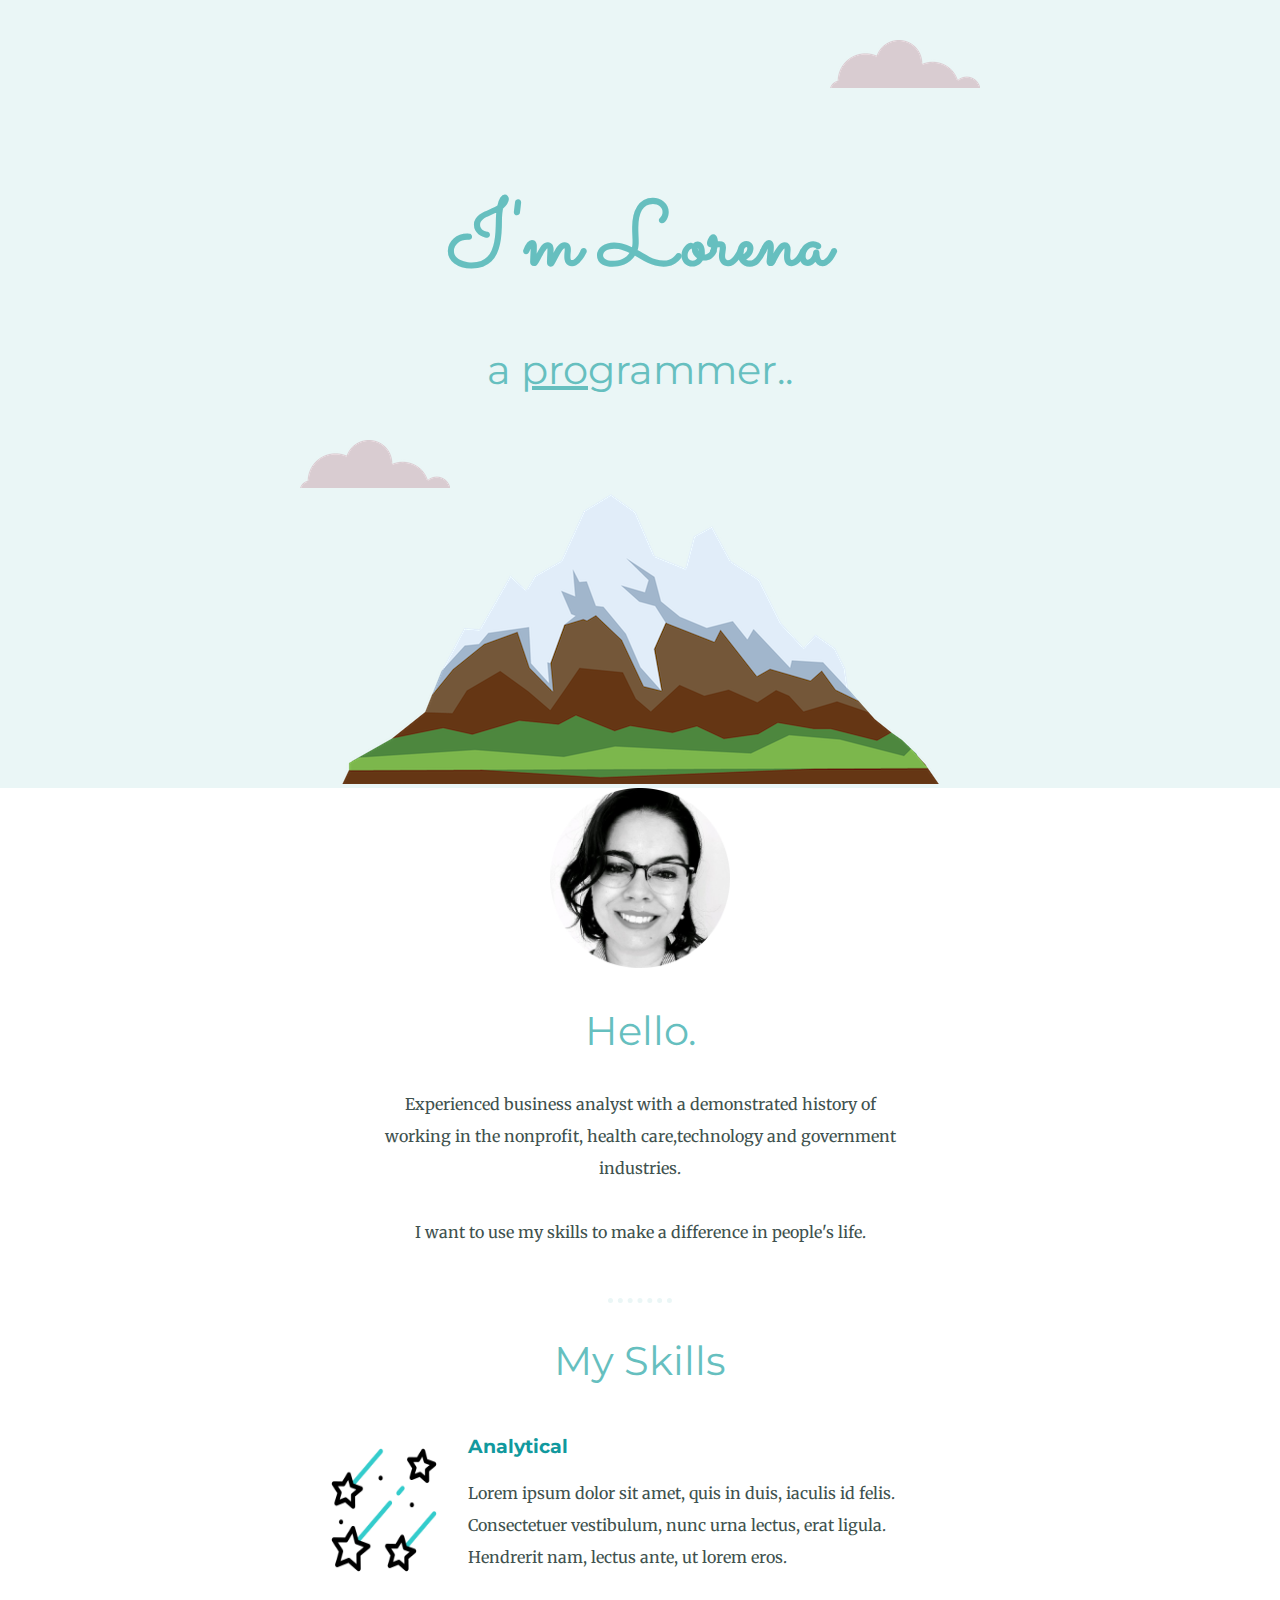
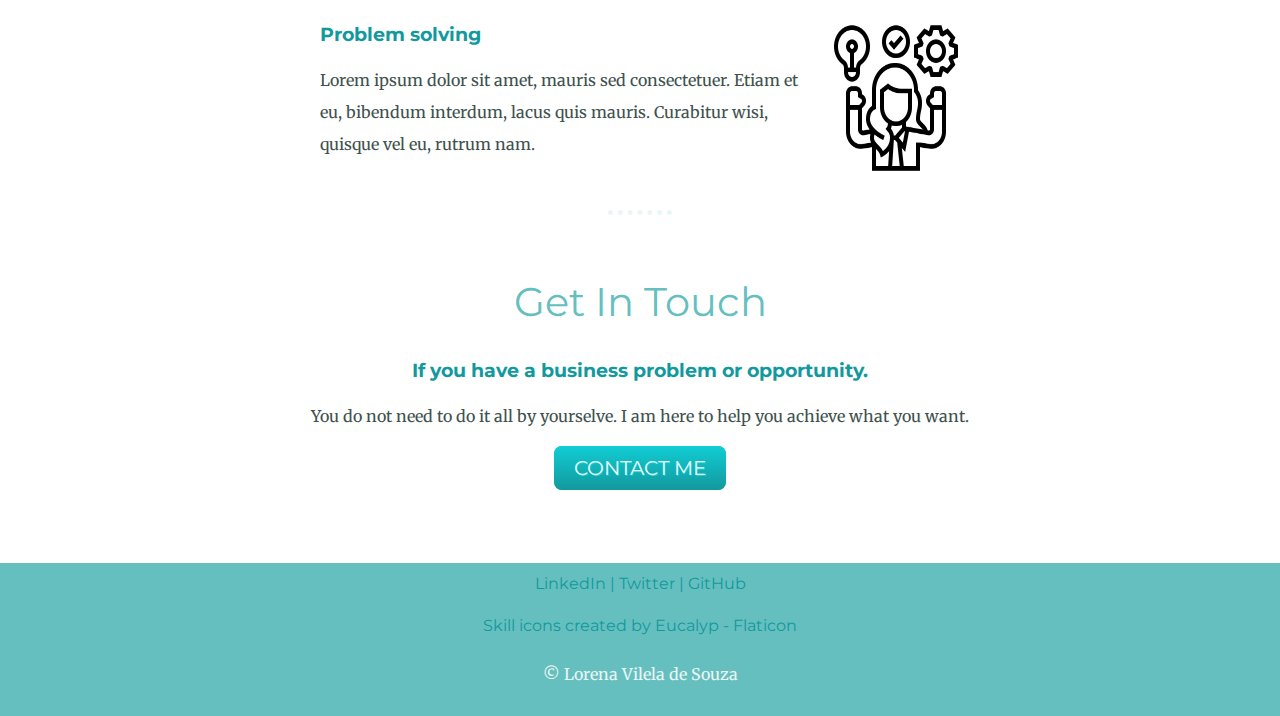
<file: CSS - My Site/index.html>
<!DOCTYPE html>
<html lang="en">

<head>
  <meta charset="UTF-8">
  <meta http-equiv="X-UA-Compatible" content="IE=edge">
  <meta name="viewport" content="width=device-width, initial-scale=1.0">
  <title>Lorena Vilela de Souza</title>
  <link rel="preconnect" href="https://fonts.googleapis.com">
  <link rel="preconnect" href="https://fonts.gstatic.com" crossorigin>
  <link href="https://fonts.googleapis.com/css2?family=Merriweather&family=Montserrat&family=Sacramento&display=swap"
    rel="stylesheet">
  <link rel="stylesheet" href="css/styles.css">
  <link rel="icon" href="img/favicon.ico?v=2">

</head>

<body>
  <div class="top-container">
    <img class="top-cloud" src="img/cloud.png" alt="cloud-image">
    <h1>I'm Lorena</h1>
    <h2>a <span class="pro">pro</span>grammer..</h2>
    <img class="bottom-cloud" src="img/cloud.png" alt="cloud-image">
    <img src="img/mountain.png" alt="cloud-image">
  </div>

  <div class="middle-container">
    <div class="profile">
      <img src="img/LO_photo-modified.png" alt="Lorena-profile-picture" width="180" height="180">
      <h2>Hello.</h2>
      <p class="intro">Experienced business analyst with a demonstrated history of working in the nonprofit,
        health care,technology
        and government industries.
        <br><br> I want to use my skills to make a difference in people's life.
      </p>
    </div>

    <hr>
    <div class="skills">
      <h2>My Skills</h2>
      <div class="skill-row">
        <img class="analytical-img" src="img/meteor-rain.gif" alt="analytical-image" width="150" height="150">
        <h3>Analytical</h3>
        <p>Lorem ipsum dolor sit amet, quis in duis, iaculis id felis. Consectetuer vestibulum, nunc urna lectus, erat
          ligula. Hendrerit nam, lectus ante, ut lorem eros.</p>
      </div>
      <div class="skill-row">
        <img class="problem-img" src="img/competence.png" alt="problem-solving-image" width="150" height="150">
        <h3>Problem solving</h3>
        <p>Lorem ipsum dolor sit amet, mauris sed consectetuer. Etiam et eu, bibendum interdum, lacus quis mauris.
          Curabitur wisi, quisque vel eu, rutrum nam.</p>
      </div>
    </div>
    <hr>
    <div class="contact-me">
      <h2>Get In Touch</h2>
      <h3>If you have a business problem or opportunity.</h3>
      <p>You do not need to do it all by yourselve. I am here to help you achieve what you want.</p>
      <p><a class="btn" href="mailto:name@email.com">CONTACT ME</a></p>
    </div>
  </div>


  <div class="bottom-container">
    <a class="footer-link"
      href="https://www.linkedin.com/public-profile/settings?trk=d_flagship3_profile_self_view_public_profile">LinkedIn</a>
    <a class="footer-link" href="https://twitter.com/lorenavilela"> | Twitter</a>
    <a class="footer-link" href="https://github.com/lorenavilela"> | GitHub</a>
    <p>
      <a href="https://www.flaticon.com/free-icons/skill" title="skill icons">Skill icons created by Eucalyp
        -
        Flaticon</a>
    </p>
    <p class="copyright">© Lorena Vilela de Souza</p>

  </div>

</body>

</html>
</file>
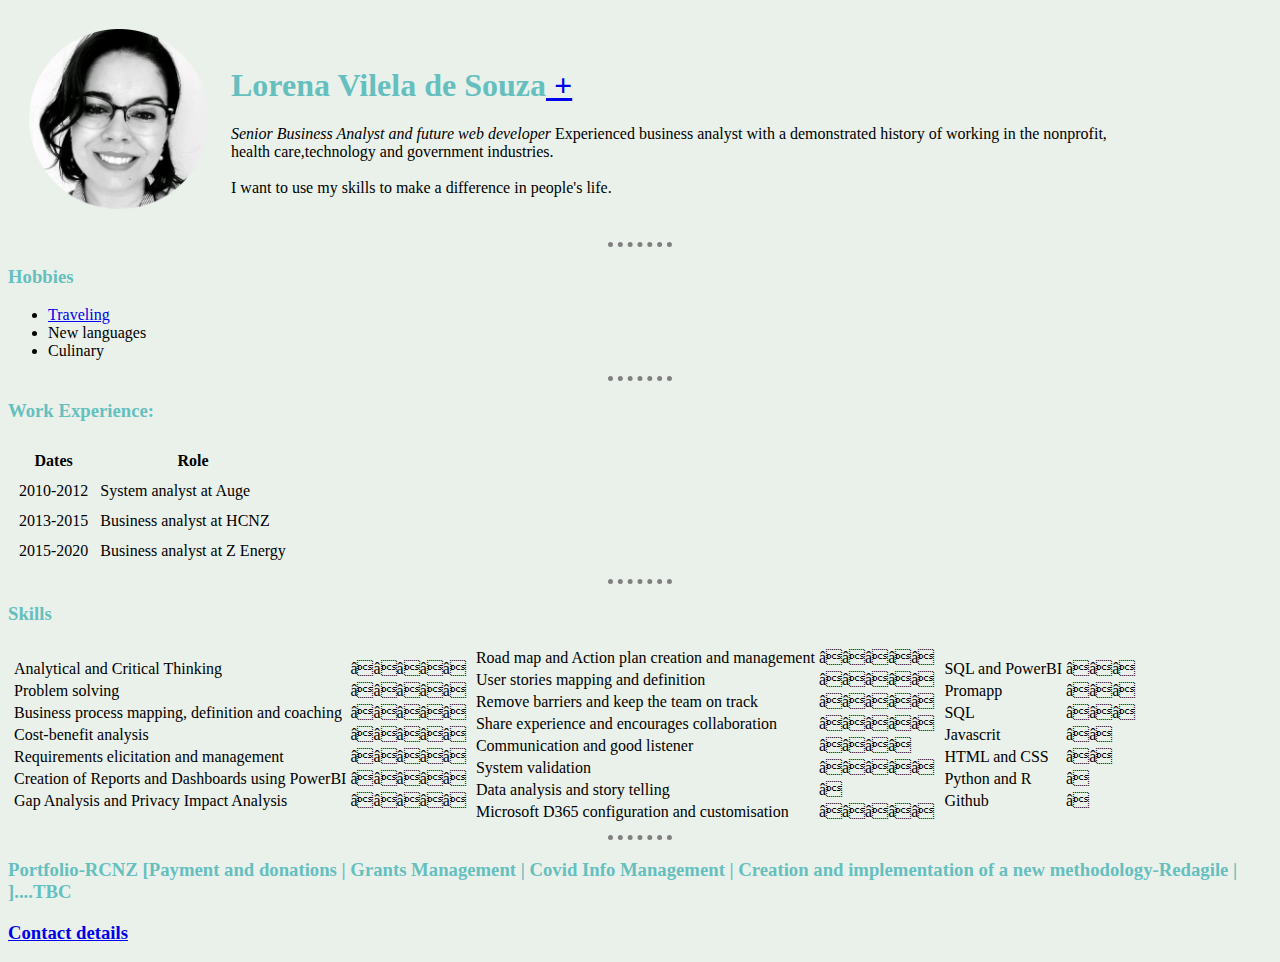
<file: HTML - Personal Info/index.html>
<!DOCTYPE html>
<html>

<head>
    <meta charset="uft-8">
    <title>Lorena Personal Site</title>
    <link rel="stylesheet" href="css/style.css" />
</head>

<body>
    <table cellspacing="20">
        <tr>
            <td>
                <img src="images/LO_photo-modified.png" alt="Lorena-profile-picture" width="180" height="180">
            </td>
            <td>
                <h1>Lorena
                    Vilela de Souza<a
                        href="https://www.linkedin.com/public-profile/settings?trk=d_flagship3_profile_self_view_public_profile">
                        +</a>
                </h1>
                <i> Senior Business Analyst and future web developer</i>
                Experienced business analyst with a demonstrated history of working in the nonprofit,
                <br> health care,technology and government industries.
                <br><br> I want to use my skills to make a difference in people's life.

            </td>
        </tr>
    </table>

    <hr>
    <h3>Hobbies</h3>
    <ul>
        <li><a href="travels.html">Traveling</a></li>
        <li>New languages</li>
        <li>Culinary</li>
    </ul>
    <hr>
    <h3>Work Experience:</h3>
    <table cellspacing="10">
        <thead>
            <tr>
                <th>Dates</th>
                <th>Role</tb>
            </tr>
        </thead>
        <tbody>
            <tr>
                <td>2010-2012</td>
                <td>System analyst at Auge</td>
            </tr>
            <tr>
                <td>2013-2015</td>
                <td>Business analyst at HCNZ</td>
            </tr>
            <tr>
                <td>2015-2020</td>
                <td>Business analyst at Z Energy</td>
            </tr>
        </tbody>
        <tfoot>
        </tfoot>
    </table>
    <hr>
    <h3>Skills</h3>
    <table>
        <tr>
            <td>
                <table>
                    <tr>
                        <td>Analytical and Critical Thinking</td>
                        <td>⭐⭐⭐⭐⭐</td>
                    </tr>
                    <tr>
                        <td>Problem solving</td>
                        <td>⭐⭐⭐⭐⭐</td>
                    </tr>
                    <tr>
                        <td>Business process mapping, definition and coaching</td>
                        <td>⭐⭐⭐⭐⭐</td>
                    </tr>
                    <tr>
                        <td>Cost-benefit analysis</td>
                        <td>⭐⭐⭐⭐⭐</td>
                    </tr>
                    <tr>
                        <td>Requirements elicitation and management</td>
                        <td>⭐⭐⭐⭐⭐</td>
                    </tr>
                    <tr>
                        <td>Creation of Reports and Dashboards using PowerBI</td>
                        <td>⭐⭐⭐⭐⭐</td>
                    </tr>
                    <tr>
                        <td>Gap Analysis and Privacy Impact Analysis</td>
                        <td>⭐⭐⭐⭐⭐</td>
                    </tr>
                </table>
            </td>
            <td>
                <table>
                    <tr>
                        <td>Road map and Action plan creation and management</td>
                        <td>⭐⭐⭐⭐⭐</td>
                    </tr>
                    <tr>
                        <td>User stories mapping and definition</td>
                        <td>⭐⭐⭐⭐⭐</td>
                    </tr>
                    <tr>
                        <td>Remove barriers and keep the team on track</td>
                        <td>⭐⭐⭐⭐⭐</td>
                    </tr>
                    <tr>
                        <td>Share experience and encourages collaboration</td>
                        <td>⭐⭐⭐⭐⭐</td>
                    </tr>
                    <tr>
                        <td>Communication and good listener</td>
                        <td>⭐⭐⭐⭐</td>
                    </tr>
                    <tr>
                        <td>System validation</td>
                        <td>⭐⭐⭐⭐⭐</td>
                    </tr>
                    <tr>
                        <td>Data analysis and story telling</td>
                        <td>⭐</td>
                    </tr>
                    <tr>
                        <td>Microsoft D365 configuration and customisation</td>
                        <td>⭐⭐⭐⭐⭐</td>
                    </tr>
                </table>
            </td>
            <td>
                <table>
                    <tr>
                        <td>SQL and PowerBI</td>
                        <td>⭐⭐⭐</td>
                    </tr>
                    <tr>
                        <td>Promapp</td>
                        <td>⭐⭐⭐</td>
                    </tr>
                    <tr>
                        <td>SQL</td>
                        <td>⭐⭐⭐</td>
                    </tr>
                    <tr>
                        <td>Javascrit</td>
                        <td>⭐⭐</td>
                    </tr>
                    <tr>
                        <td>HTML and CSS</td>
                        <td>⭐⭐</td>
                    </tr>
                    <tr>
                        <td>Python and R</td>
                        <td>⭐</td>
                    </tr>
                    <tr>
                        <td>Github</td>
                        <td>⭐</td>
                    </tr>
                </table>
            </td>
        </tr>
    </table>
    <hr>

    <h3>Portfolio-RCNZ [Payment and donations | Grants Management | Covid Info Management | Creation and implementation
        of a new methodology-Redagile | ]....TBC</h3>
    <h3><a href="contact.html">Contact details</a></h3>
</body>

</html>
</file>
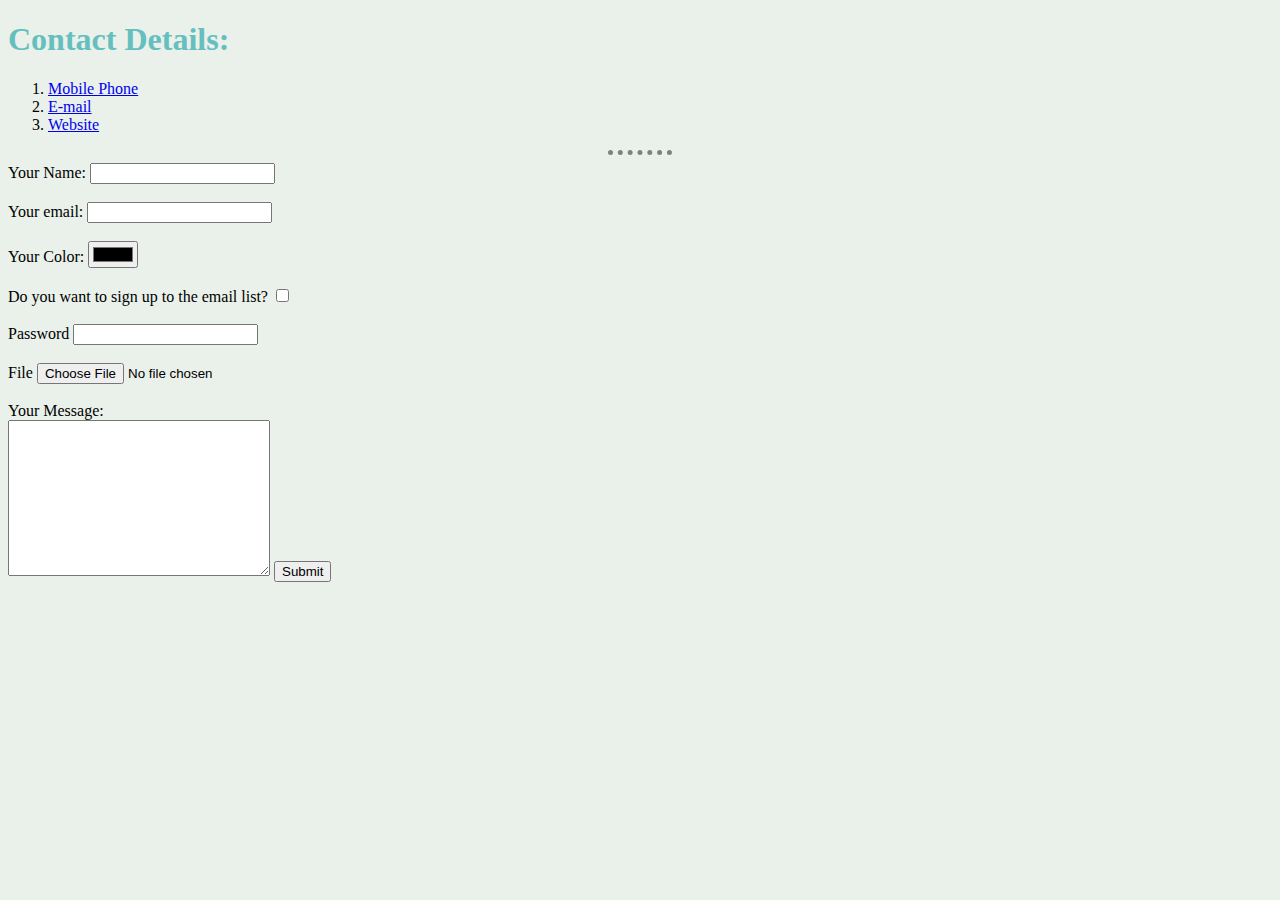
<file: HTML - Personal Info/contact.html>
<!DOCTYPE html>
<html lang="en">

<head>
  <meta charset="UTF-8" />
  <meta http-equiv="X-UA-Compatible" content="IE=edge" />
  <meta name="viewport" content="width=device-width, initial-scale=1.0" />
  <link rel="stylesheet" href="css/style.css" />
  <title>Lorena Profile - Contact Details</title>
</head>

<body>
  <h1>Contact Details:</h1>
  <ol>
    <li><a href="tel:+351123456789">Mobile Phone</a></li>
    <li><a href="mailto:lorena_vilela@hotmail.com">E-mail</a></li>
    <li><a href="https://twitter.com/lorenavilela">Website</a></li>
  </ol>
  <hr />
  <form class="" action="mailto:lorena_vilela@hotmail.com" method="post" enctype="text/plain">
    <label>Your Name:</label>
    <input type="text" name="MyName" value="" />
    <br>
    <br>
    <label>Your email:</label>
    <input type="email" name="MyEmail" value="" />
    <br>
    <br>
    <label>Your Color:</label>
    <input type="color" name="MyColor" value="" />
    <br />
    <br />
    <label>Do you want to sign up to the email list?</label>
    <input type="checkbox" name="MyAnswer" value="" />
    <br />
    <br />
    <label>Password</label>
    <input type="password" name="MyPass" value="" />
    <br />
    <br />
    <label>File</label>
    <input type="file" name="MyFile" value="" />
    <br>
    <br>
    <label>Your Message:</label>
    <br>
    <textarea name="MyMessage" rows="10" cols="30"></textarea>
    <input type="submit" name="" />
  </form>
</body>

</html>
</file>
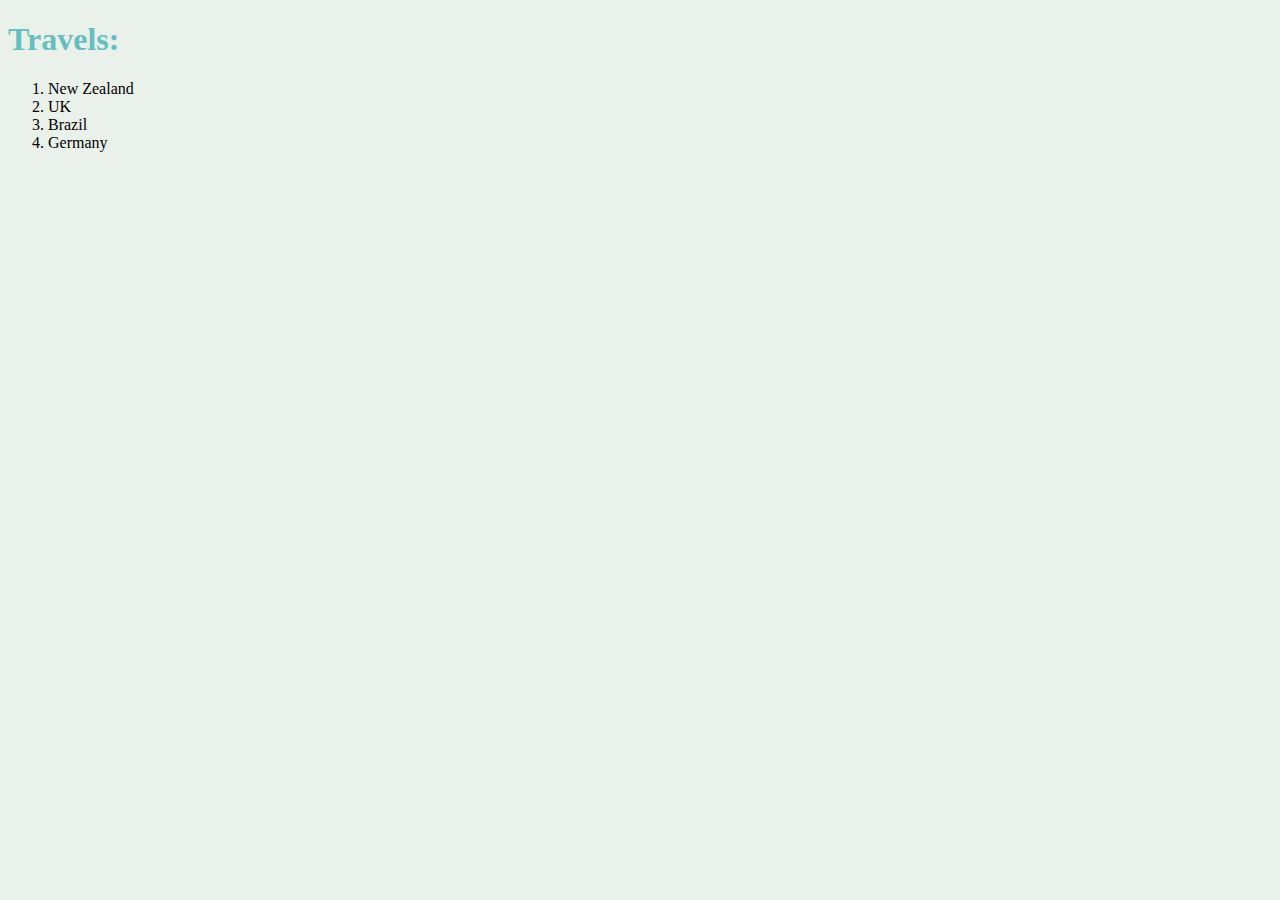
<file: HTML - Personal Info/travels.html>
<!DOCTYPE html>
<html lang="en">

<head>
  <meta charset="UTF-8">
  <meta http-equiv="X-UA-Compatible" content="IE=edge">
  <meta name="viewport" content="width=device-width, initial-scale=1.0">
  <link rel="stylesheet" href="css/style.css" />
  <title>Lorena Profile - Travels</title>
</head>

<body>
  <h1>Travels:</h1>
  <ol>
    <li>New Zealand</li>
    <li>UK</li>
    <li>Brazil </li>
    <li>Germany</li>
  </ol>
</body>

</html>
</file>
<file: CSS - My Site/css/styles.css>
/***************  SELECTORS ********************/
body{
  margin: 0;
  text-align: center;
  font-family: 'Merriweather', serif;
  color: #40514E;
}
h1{
  margin: 50px auto 0 auto;
  width: 100%;
  font-family: 'Sacramento', cursive;
  font-size: 5.625rem;
  color: #66BFBF;
}
h2{
  font-family: 'Montserrat', sans-serif;
  font-size: 2.5rem;
  color: #66BFBF;
  font-weight: normal;
}
h3{
  font-family: 'Montserrat', sans-serif;
  color:#11999E;
}
a{
  color:#11999E;
  font-family: 'Montserrat', sans-serif;
  text-decoration: none;
}

a:hover{
  color:#EAF6F6;

}
hr{
  border-style: none;
  border-top-style: dotted;
  width: 5%;
  border-color: #EAF6F6;
  border-width: 5px;
}
p{
    line-height: 2;
}

/*************** CLASS SELECTORS ********************/

.top-container{
  background-color: #EAF6F6;
  position: relative;
  padding-top: 130px;
  
}
.middle-container{
  
}
.bottom-container{
  position: relative;
  margin: 30px auto auto auto;
  background-color: #66BFBF;
  padding: 10px;
  
}
.bottom-cloud{
  position:absolute;
  left: 300px;
  bottom: 300px;
}
.top-cloud{
  position:absolute;
  right: 300px;
  top: 40px;
}
.pro{
  text-decoration: underline;
}
.skill-row{
  width: 50%;
  margin:50px auto 50px auto;
  text-align: left;
}
.analytical-img{
  float: left;
  width: 20%;
  margin-right: 20px;
}

.problem-img{
  float: right;
  width: 20%;
  margin-left: 20px;
}

.copyright{
  color:#EAF6F6;
}

.btn {
  background: #11cdd4;
  background-image: -webkit-linear-gradient(top, #11cdd4, #11999e);
  background-image: -moz-linear-gradient(top, #11cdd4, #11999e);
  background-image: -ms-linear-gradient(top, #11cdd4, #11999e);
  background-image: -o-linear-gradient(top, #11cdd4, #11999e);
  background-image: linear-gradient(to bottom, #11cdd4, #11999e);
  -webkit-border-radius: 8;
  -moz-border-radius: 8;
  border-radius: 8px;
  text-shadow: 1px 1px 0px #11cdd4;
  font-family: 'Montserrat', sans-serif;
  color: #f2fcfc;
  font-size: 20px;
  padding: 10px 20px 10px 20px;
  text-decoration: none;
}

.btn:hover {
  background: #30e3cb;
  background-image: -webkit-linear-gradient(top, #30e3cb, #2bc4ad);
  background-image: -moz-linear-gradient(top, #30e3cb, #2bc4ad);
  background-image: -ms-linear-gradient(top, #30e3cb, #2bc4ad);
  background-image: -o-linear-gradient(top, #30e3cb, #2bc4ad);
  background-image: linear-gradient(to bottom, #30e3cb, #2bc4ad);
  text-decoration: none;
}
.intro{
  width: 40%;
  text-align: center;
  margin: auto auto 50px auto;
}
.contact-me{
  padding: 20px;
  height: 270px;
}
</file>
<file: HTML - Personal Info/css/style.css>
body {
            background-color: rgb(234, 241, 234);
        }

        hr {
            border-style: none;
            border-top-style: dotted;
            width: 5%;
            border-color: gray;
            border-width: 5px;

        }
        h1, h2, h3{
            color: #66BFBF;
        }
</file>
